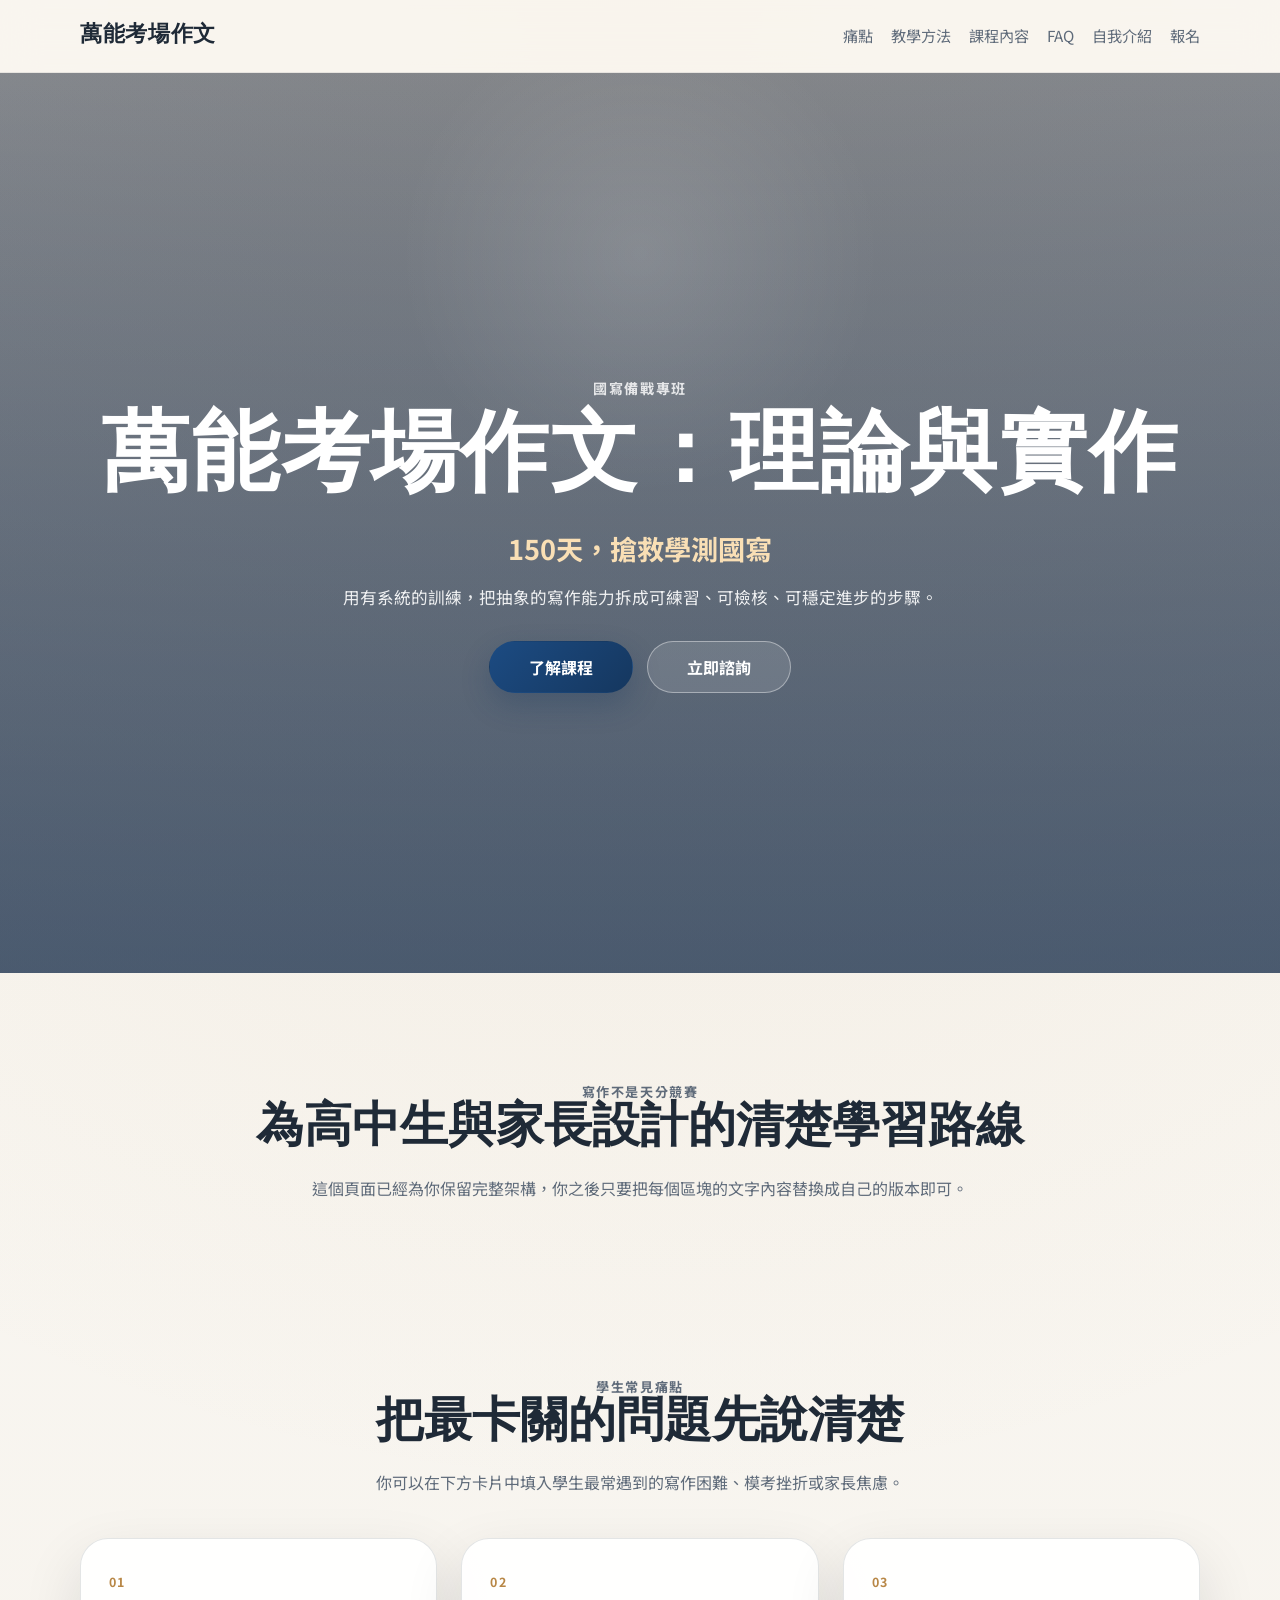
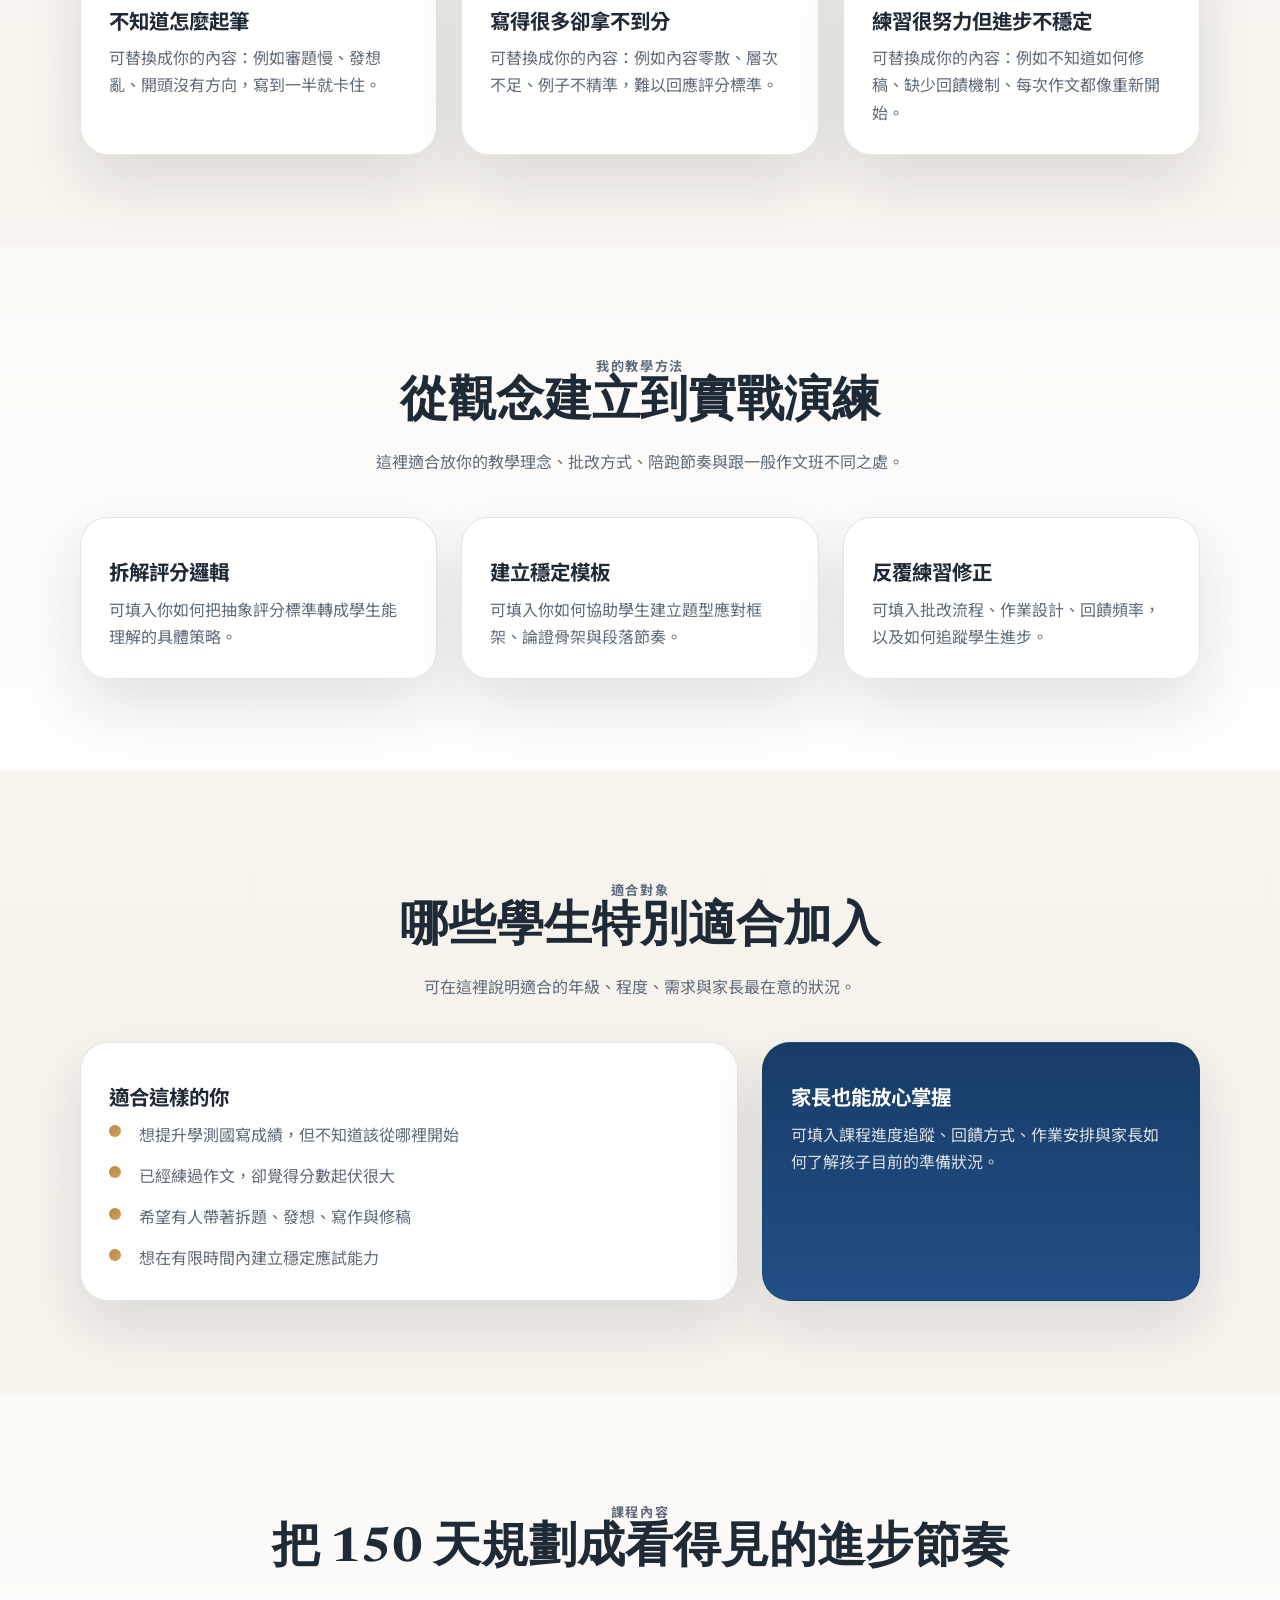
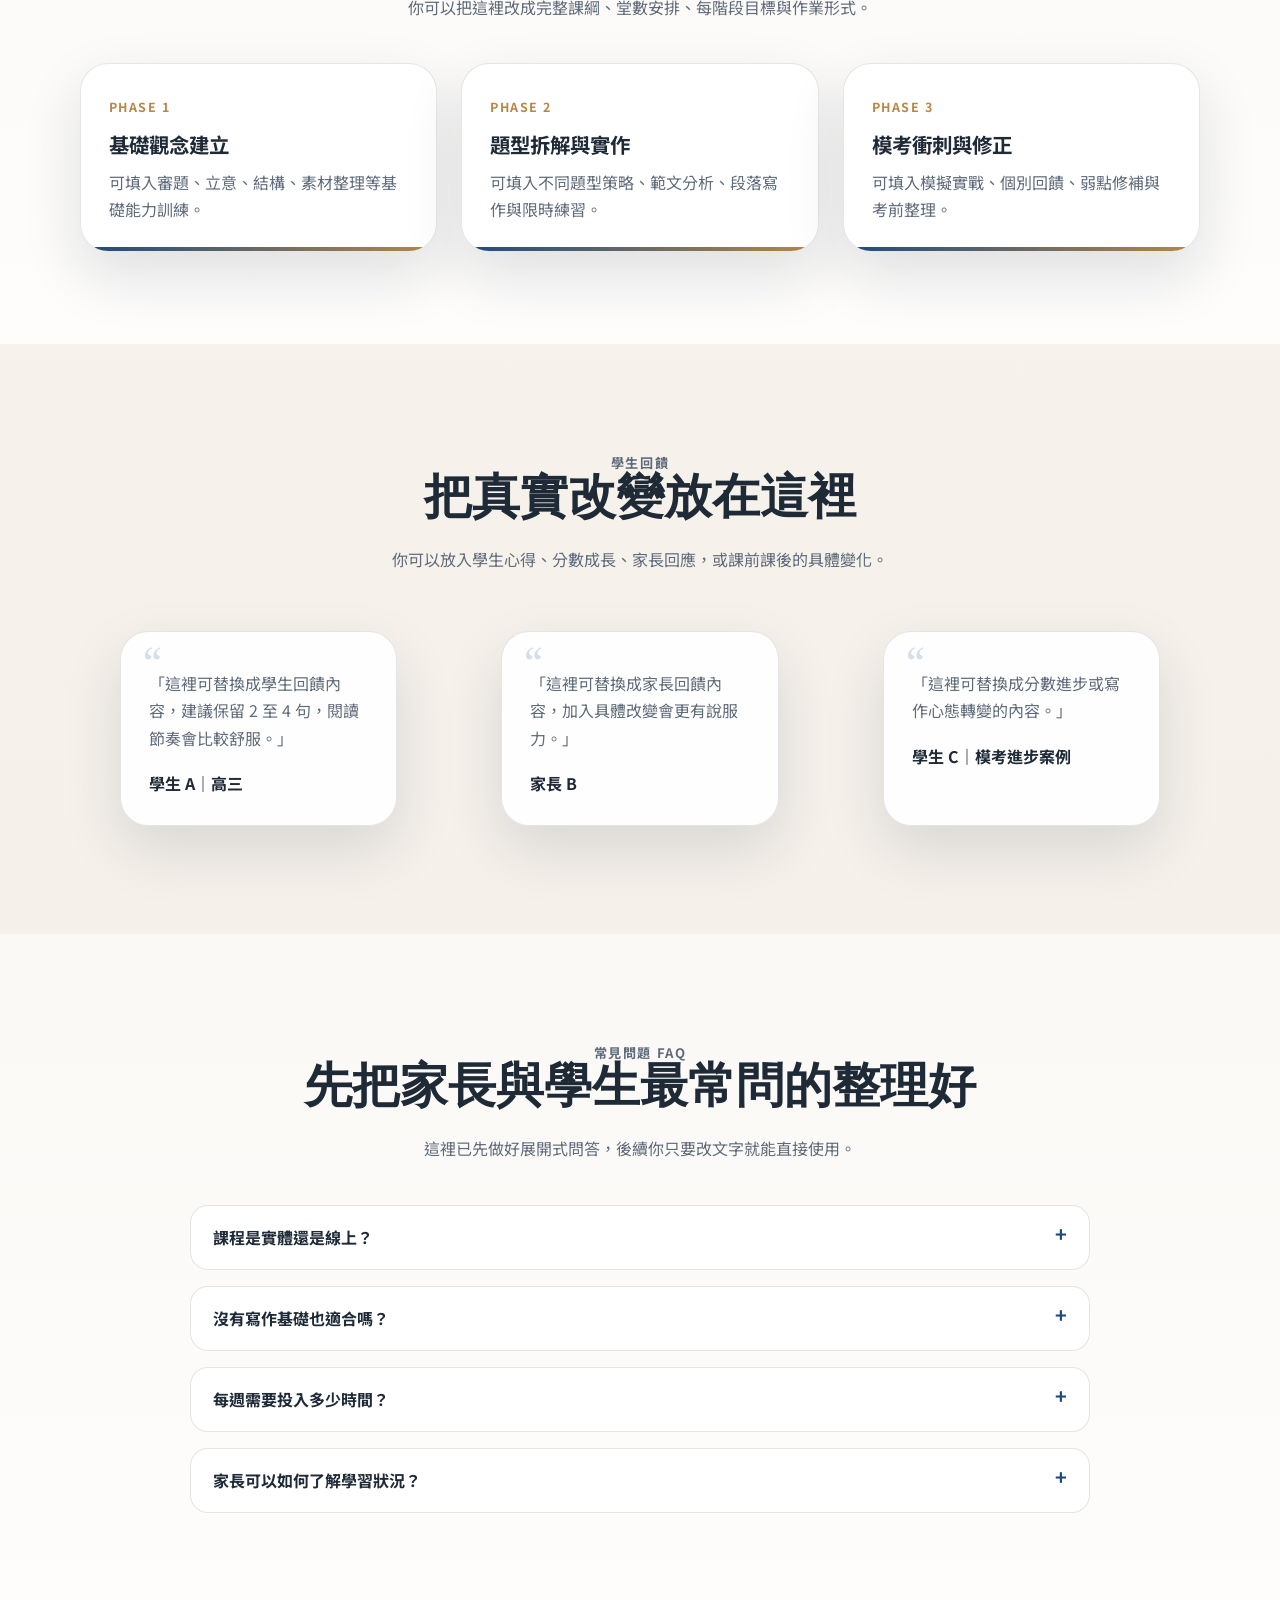
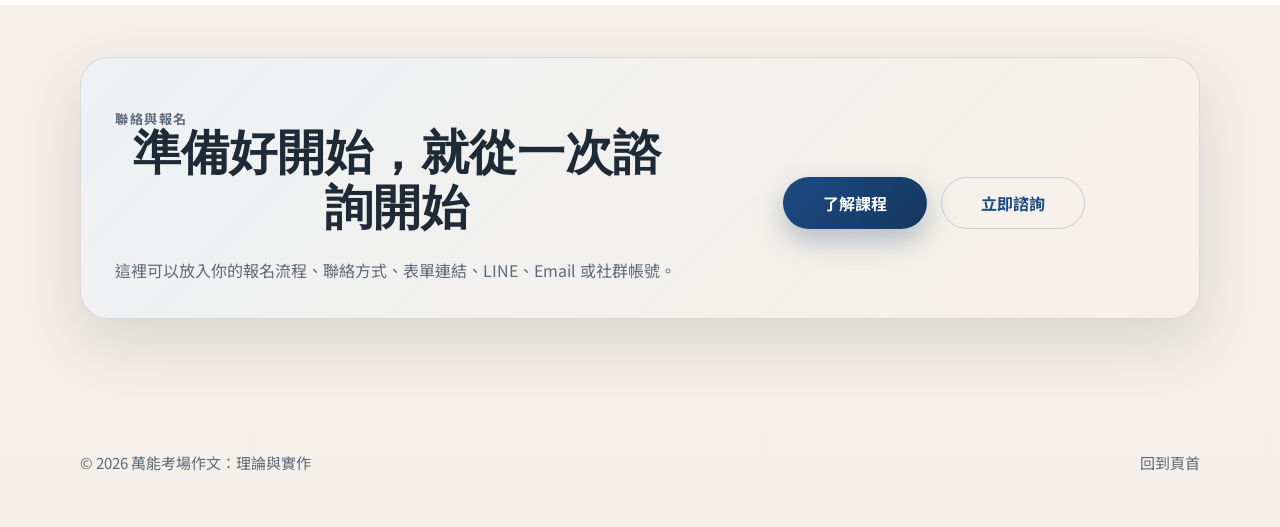
<file: index.html>
<!DOCTYPE html>
<html lang="zh-Hant">
  <head>
    <meta charset="UTF-8" />
    <meta name="viewport" content="width=device-width, initial-scale=1.0" />
    <title>萬能考場作文：理論與實作</title>
    <meta
      name="description"
      content="150天，搶救學測國寫。一頁式個人品牌與課程招生網站範本。"
    />
    <link rel="preconnect" href="https://fonts.googleapis.com" />
    <link rel="preconnect" href="https://fonts.gstatic.com" crossorigin />
    <link
      href="https://fonts.googleapis.com/css2?family=Noto+Sans+TC:wght@400;500;700;900&family=Newsreader:opsz,wght@6..72,600;6..72,700&display=swap"
      rel="stylesheet"
    />
    <link rel="stylesheet" href="style.css" />
  </head>
  <body>
    <header class="site-header">
      <div class="container nav-wrap">
        <a class="brand" href="#top">萬能考場作文</a>
        <nav class="site-nav" aria-label="主選單">
          <a href="#pain-points">痛點</a>
          <a href="#method">教學方法</a>
          <a href="#curriculum">課程內容</a>
          <a href="#faq">FAQ</a>
          <a href="me/">&#33258;&#25105;&#20171;&#32057;</a><a href="#contact">報名</a>
        </nav>
      </div>
    </header>

    <main id="top">
      <section class="hero">
        <div class="hero-overlay"></div>
        <div class="container hero-content">
          <p class="eyebrow">國寫備戰專班</p>
          <h1>萬能考場作文：理論與實作</h1>
          <p class="hero-subtitle">150天，搶救學測國寫</p>
          <p class="hero-description">
            用有系統的訓練，把抽象的寫作能力拆成可練習、可檢核、可穩定進步的步驟。
          </p>
          <div class="hero-actions">
            <a class="button button-primary" href="#curriculum">了解課程</a>
            <a class="button button-secondary" href="#contact">立即諮詢</a>
          </div>
        </div>
      </section>

      <section class="section intro">
        <div class="container section-heading">
          <p class="section-kicker">寫作不是天分競賽</p>
          <h2>為高中生與家長設計的清楚學習路線</h2>
          <p>
            這個頁面已經為你保留完整架構，你之後只要把每個區塊的文字內容替換成自己的版本即可。
          </p>
        </div>
      </section>

      <section class="section" id="pain-points">
        <div class="container">
          <div class="section-heading">
            <p class="section-kicker">學生常見痛點</p>
            <h2>把最卡關的問題先說清楚</h2>
            <p>你可以在下方卡片中填入學生最常遇到的寫作困難、模考挫折或家長焦慮。</p>
          </div>
          <div class="card-grid three-up">
            <article class="info-card">
              <span class="card-index">01</span>
              <h3>不知道怎麼起筆</h3>
              <p>可替換成你的內容：例如審題慢、發想亂、開頭沒有方向，寫到一半就卡住。</p>
            </article>
            <article class="info-card">
              <span class="card-index">02</span>
              <h3>寫得很多卻拿不到分</h3>
              <p>可替換成你的內容：例如內容零散、層次不足、例子不精準，難以回應評分標準。</p>
            </article>
            <article class="info-card">
              <span class="card-index">03</span>
              <h3>練習很努力但進步不穩定</h3>
              <p>可替換成你的內容：例如不知道如何修稿、缺少回饋機制、每次作文都像重新開始。</p>
            </article>
          </div>
        </div>
      </section>

      <section class="section section-alt" id="method">
        <div class="container">
          <div class="section-heading">
            <p class="section-kicker">我的教學方法</p>
            <h2>從觀念建立到實戰演練</h2>
            <p>這裡適合放你的教學理念、批改方式、陪跑節奏與跟一般作文班不同之處。</p>
          </div>
          <div class="feature-grid">
            <article class="feature-card">
              <h3>拆解評分邏輯</h3>
              <p>可填入你如何把抽象評分標準轉成學生能理解的具體策略。</p>
            </article>
            <article class="feature-card">
              <h3>建立穩定模板</h3>
              <p>可填入你如何協助學生建立題型應對框架、論證骨架與段落節奏。</p>
            </article>
            <article class="feature-card">
              <h3>反覆練習修正</h3>
              <p>可填入批改流程、作業設計、回饋頻率，以及如何追蹤學生進步。</p>
            </article>
          </div>
        </div>
      </section>

      <section class="section" id="audience">
        <div class="container">
          <div class="section-heading">
            <p class="section-kicker">適合對象</p>
            <h2>哪些學生特別適合加入</h2>
            <p>可在這裡說明適合的年級、程度、需求與家長最在意的狀況。</p>
          </div>
          <div class="audience-layout">
            <div class="audience-panel">
              <h3>適合這樣的你</h3>
              <ul class="check-list">
                <li>想提升學測國寫成績，但不知道該從哪裡開始</li>
                <li>已經練過作文，卻覺得分數起伏很大</li>
                <li>希望有人帶著拆題、發想、寫作與修稿</li>
                <li>想在有限時間內建立穩定應試能力</li>
              </ul>
            </div>
            <div class="audience-panel highlight-panel">
              <h3>家長也能放心掌握</h3>
              <p>
                可填入課程進度追蹤、回饋方式、作業安排與家長如何了解孩子目前的準備狀況。
              </p>
            </div>
          </div>
        </div>
      </section>

      <section class="section section-alt" id="curriculum">
        <div class="container">
          <div class="section-heading">
            <p class="section-kicker">課程內容</p>
            <h2>把 150 天規劃成看得見的進步節奏</h2>
            <p>你可以把這裡改成完整課綱、堂數安排、每階段目標與作業形式。</p>
          </div>
          <div class="timeline">
            <article class="timeline-item">
              <span class="timeline-step">Phase 1</span>
              <h3>基礎觀念建立</h3>
              <p>可填入審題、立意、結構、素材整理等基礎能力訓練。</p>
            </article>
            <article class="timeline-item">
              <span class="timeline-step">Phase 2</span>
              <h3>題型拆解與實作</h3>
              <p>可填入不同題型策略、範文分析、段落寫作與限時練習。</p>
            </article>
            <article class="timeline-item">
              <span class="timeline-step">Phase 3</span>
              <h3>模考衝刺與修正</h3>
              <p>可填入模擬實戰、個別回饋、弱點修補與考前整理。</p>
            </article>
          </div>
        </div>
      </section>

      <section class="section" id="testimonials">
        <div class="container">
          <div class="section-heading">
            <p class="section-kicker">學生回饋</p>
            <h2>把真實改變放在這裡</h2>
            <p>你可以放入學生心得、分數成長、家長回應，或課前課後的具體變化。</p>
          </div>
          <div class="card-grid three-up">
            <blockquote class="quote-card">
              <p>「這裡可替換成學生回饋內容，建議保留 2 至 4 句，閱讀節奏會比較舒服。」</p>
              <footer>學生 A｜高三</footer>
            </blockquote>
            <blockquote class="quote-card">
              <p>「這裡可替換成家長回饋內容，加入具體改變會更有說服力。」</p>
              <footer>家長 B</footer>
            </blockquote>
            <blockquote class="quote-card">
              <p>「這裡可替換成分數進步或寫作心態轉變的內容。」</p>
              <footer>學生 C｜模考進步案例</footer>
            </blockquote>
          </div>
        </div>
      </section>

      <section class="section section-alt" id="faq">
        <div class="container faq-wrap">
          <div class="section-heading">
            <p class="section-kicker">常見問題 FAQ</p>
            <h2>先把家長與學生最常問的整理好</h2>
            <p>這裡已先做好展開式問答，後續你只要改文字就能直接使用。</p>
          </div>
          <div class="faq-list">
            <details>
              <summary>課程是實體還是線上？</summary>
              <p>可替換成你的實際授課形式、上課平台、錄影回看規則與補課安排。</p>
            </details>
            <details>
              <summary>沒有寫作基礎也適合嗎？</summary>
              <p>可替換成適合程度、前測方式、班型安排與你的建議。</p>
            </details>
            <details>
              <summary>每週需要投入多少時間？</summary>
              <p>可替換成上課時數、作業量、練習頻率與建議讀書節奏。</p>
            </details>
            <details>
              <summary>家長可以如何了解學習狀況？</summary>
              <p>可替換成回饋機制、進度追蹤與聯繫方式。</p>
            </details>
          </div>
        </div>
      </section>

      <section class="section contact-section" id="contact">
        <div class="container contact-card">
          <div class="contact-copy">
            <p class="section-kicker">聯絡與報名</p>
            <h2>準備好開始，就從一次諮詢開始</h2>
            <p>
              這裡可以放入你的報名流程、聯絡方式、表單連結、LINE、Email
              或社群帳號。
            </p>
          </div>
          <div class="contact-actions">
            <a class="button button-primary" href="#curriculum">了解課程</a>
            <a class="button button-secondary" href="mailto:hello@example.com">立即諮詢</a>
          </div>
        </div>
      </section>
    </main>

    <footer class="site-footer">
      <div class="container footer-wrap">
        <p>© 2026 萬能考場作文：理論與實作</p>
        <a href="#top">回到頁首</a>
      </div>
    </footer>

    <script>
      document.querySelectorAll('a[href^="#"]').forEach((link) => {
        link.addEventListener("click", (event) => {
          const targetId = link.getAttribute("href");
          if (!targetId || targetId === "#") return;

          const target = document.querySelector(targetId);
          if (!target) return;

          event.preventDefault();
          target.scrollIntoView({ behavior: "smooth", block: "start" });
        });
      });
    </script>
  </body>
</html>
</file>
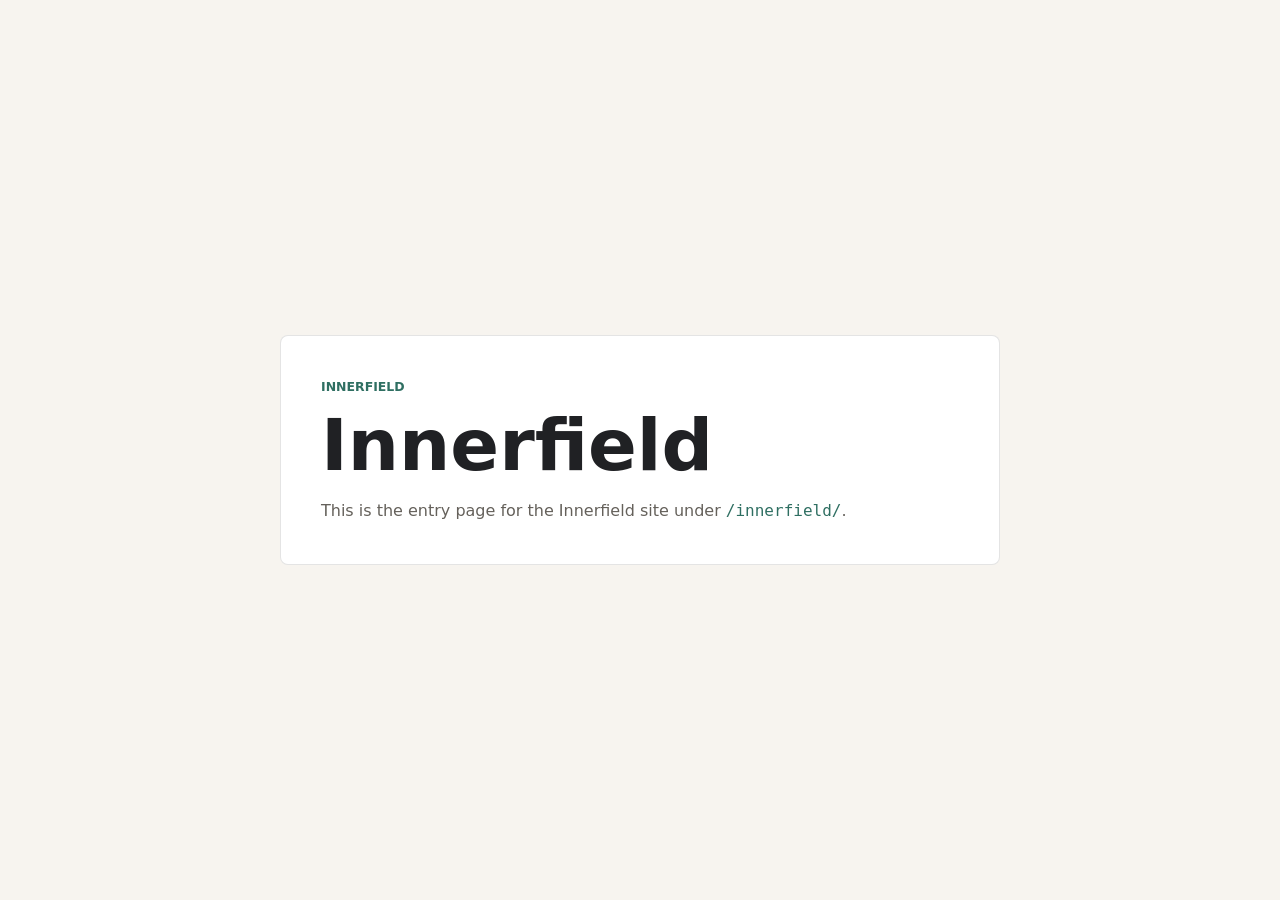
<file: innerfield/index.html>
<!doctype html>
<html lang="zh-Hant">
  <head>
    <meta charset="utf-8">
    <meta name="viewport" content="width=device-width, initial-scale=1">
    <title>Innerfield</title>
    <link rel="stylesheet" href="./assets/css/style.css">
  </head>
  <body>
    <main class="site-shell">
      <section class="intro">
        <p class="eyebrow">Innerfield</p>
        <h1>Innerfield</h1>
        <p>
          This is the entry page for the Innerfield site under
          <code>/innerfield/</code>.
        </p>
      </section>
    </main>
    <script src="./assets/js/main.js"></script>
  </body>
</html>
</file>
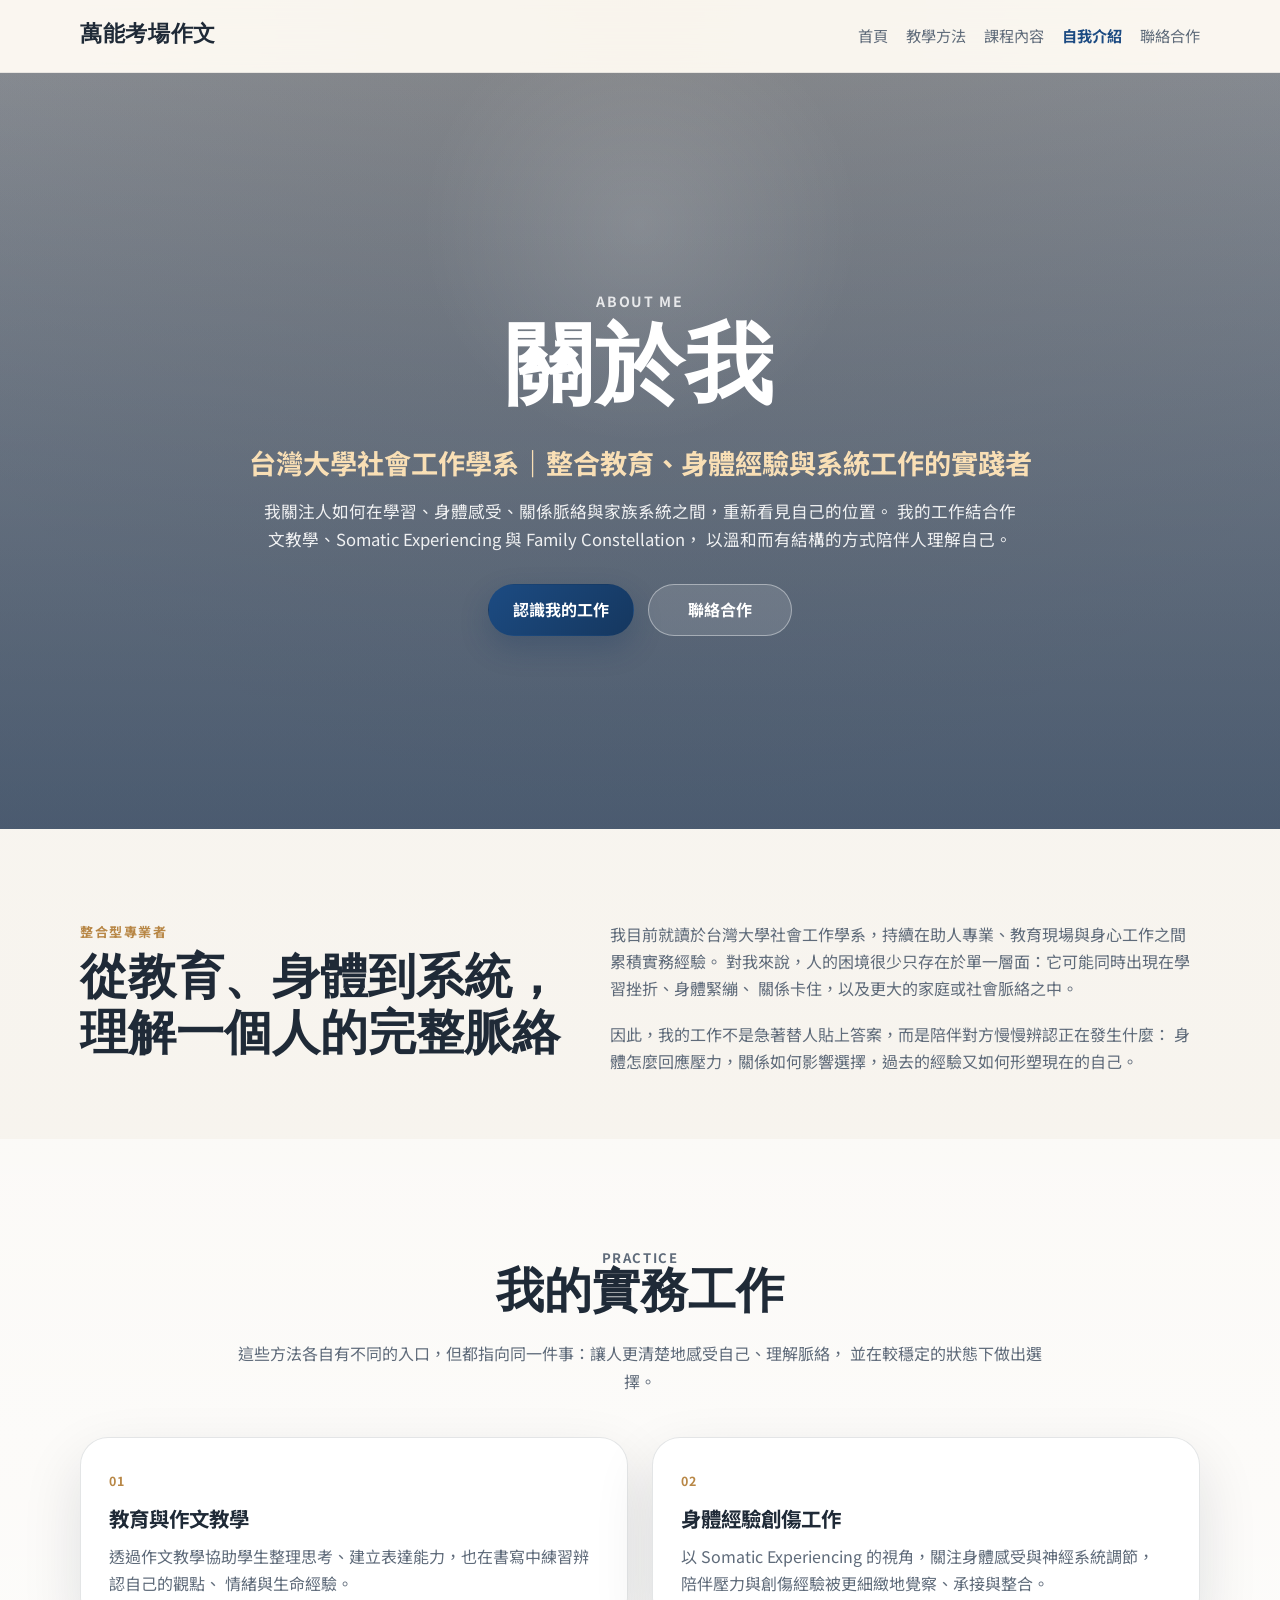
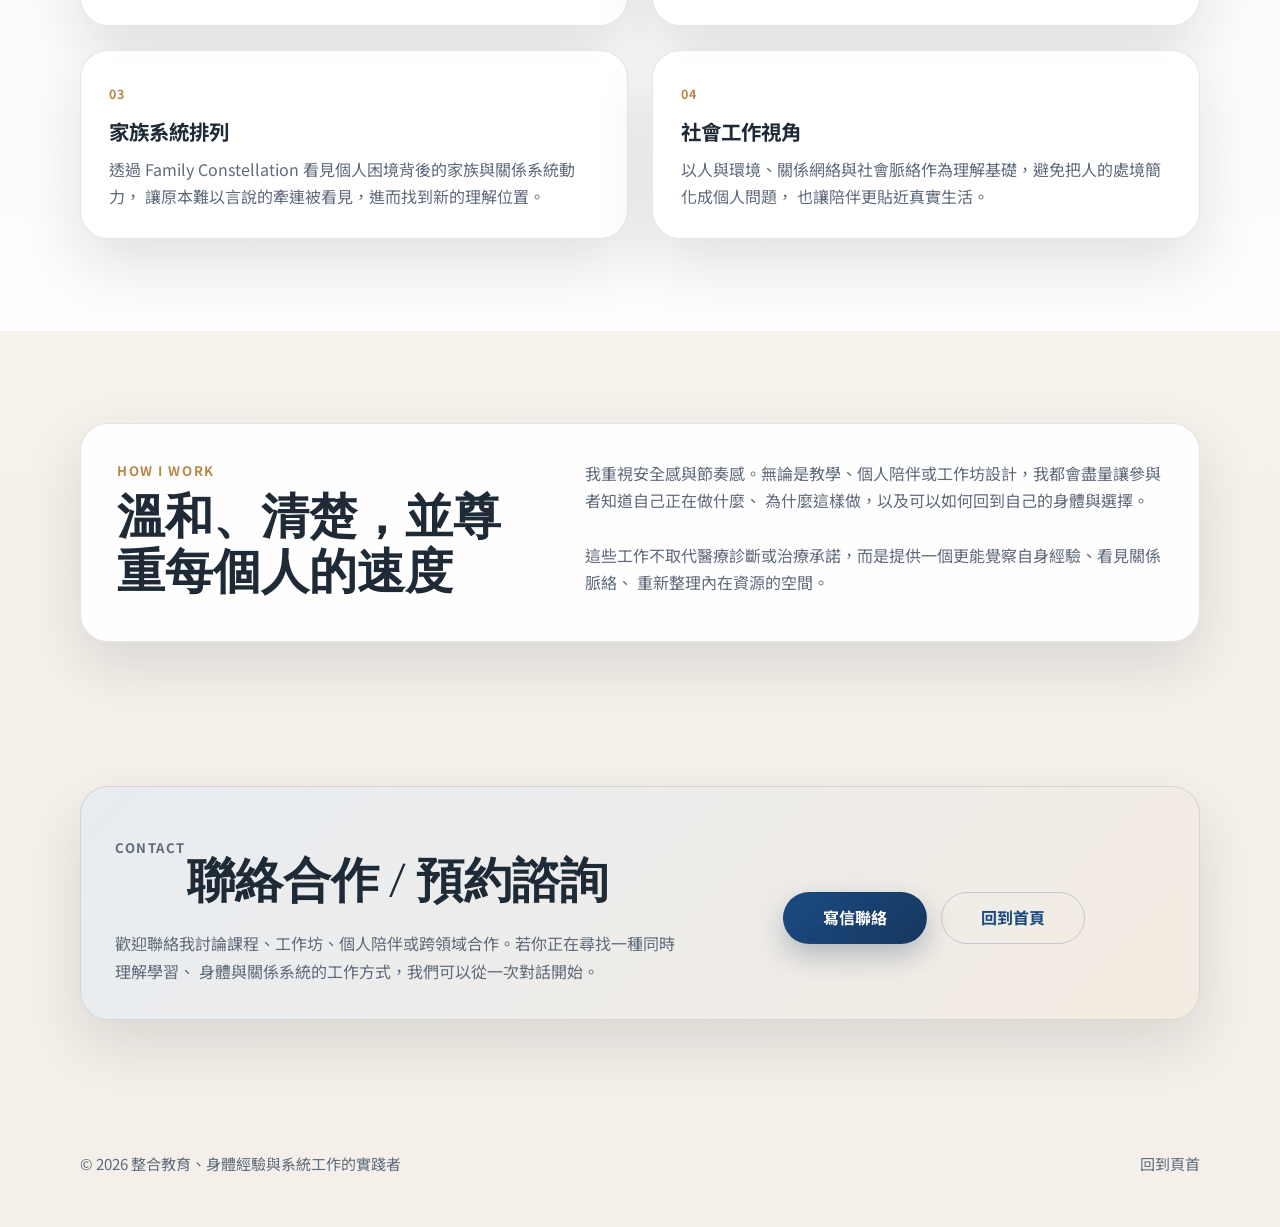
<file: me/index.html>
<!DOCTYPE html>
<html lang="zh-Hant">
  <head>
    <meta charset="UTF-8" />
    <meta name="viewport" content="width=device-width, initial-scale=1.0" />
    <title>自我介紹｜整合教育、身體經驗與系統工作的實踐者</title>
    <meta
      name="description"
      content="目前就讀於台灣大學社會工作學系，結合教育、作文教學、身體經驗創傷工作與家族系統排列的整合型專業者。"
    />
    <link rel="preconnect" href="https://fonts.googleapis.com" />
    <link rel="preconnect" href="https://fonts.gstatic.com" crossorigin />
    <link
      href="https://fonts.googleapis.com/css2?family=Noto+Sans+TC:wght@400;500;700;900&family=Newsreader:opsz,wght@6..72,600;6..72,700&display=swap"
      rel="stylesheet"
    />
    <link rel="stylesheet" href="../style.css" />
    <style>
      .site-nav a.is-current {
        color: var(--brand);
        font-weight: 700;
      }

      .about-hero {
        min-height: 84vh;
      }

      .about-hero-content {
        max-width: 920px;
      }

      .about-intro {
        padding-bottom: 64px;
      }

      .about-grid,
      .practice-grid,
      .method-panel {
        display: grid;
        gap: 24px;
      }

      .about-grid {
        grid-template-columns: 0.9fr 1.1fr;
        gap: 48px;
        align-items: start;
      }

      .about-lead h2,
      .method-panel h2 {
        margin: 0;
        font-family: "Newsreader", serif;
        font-size: clamp(2rem, 5vw, 3rem);
        line-height: 1.15;
      }

      .about-copy,
      .method-list {
        display: grid;
        gap: 18px;
      }

      .about-copy p,
      .method-list p {
        margin: 0;
        color: var(--muted);
      }

      .practice-grid {
        grid-template-columns: repeat(2, minmax(0, 1fr));
      }

      .practice-card,
      .method-panel {
        border: 1px solid var(--line);
        border-radius: var(--radius-lg);
        background: rgba(255, 255, 255, 0.92);
        box-shadow: var(--shadow);
      }

      .practice-card {
        padding: 28px;
      }

      .practice-card h3 {
        margin: 12px 0 10px;
        font-size: 1.28rem;
        line-height: 1.35;
      }

      .practice-card p {
        margin: 0;
        color: var(--muted);
      }

      .method-panel {
        grid-template-columns: 0.85fr 1.15fr;
        gap: 40px;
        padding: 36px;
      }

      .about-contact-card {
        background:
          linear-gradient(135deg, rgba(28, 75, 130, 0.1), rgba(184, 135, 70, 0.16)),
          rgba(255, 255, 255, 0.96);
      }

      @media (max-width: 960px) {
        .about-grid,
        .practice-grid,
        .method-panel {
          grid-template-columns: 1fr;
        }
      }
    </style>
  </head>
  <body>
    <header class="site-header">
      <div class="container nav-wrap">
        <a class="brand" href="../">萬能考場作文</a>
        <nav class="site-nav" aria-label="主選單">
          <a href="../">首頁</a>
          <a href="../#method">教學方法</a>
          <a href="../#curriculum">課程內容</a>
          <a class="is-current" href="./">自我介紹</a>
          <a href="#contact">聯絡合作</a>
        </nav>
      </div>
    </header>

    <main id="top">
      <section class="hero about-hero">
        <div class="hero-overlay"></div>
        <div class="container hero-content about-hero-content">
          <p class="eyebrow">About Me</p>
          <h1>關於我</h1>
          <p class="hero-subtitle">
            台灣大學社會工作學系｜整合教育、身體經驗與系統工作的實踐者
          </p>
          <p class="hero-description">
            我關注人如何在學習、身體感受、關係脈絡與家族系統之間，重新看見自己的位置。
            我的工作結合作文教學、Somatic Experiencing 與 Family Constellation，
            以溫和而有結構的方式陪伴人理解自己。
          </p>
          <div class="hero-actions">
            <a class="button button-primary" href="#practice">認識我的工作</a>
            <a class="button button-secondary" href="#contact">聯絡合作</a>
          </div>
        </div>
      </section>

      <section class="section about-intro">
        <div class="container about-grid">
          <div class="about-lead">
            <p class="section-kicker">整合型專業者</p>
            <h2>從教育、身體到系統，理解一個人的完整脈絡</h2>
          </div>
          <div class="about-copy">
            <p>
              我目前就讀於台灣大學社會工作學系，持續在助人專業、教育現場與身心工作之間累積實務經驗。
              對我來說，人的困境很少只存在於單一層面：它可能同時出現在學習挫折、身體緊繃、
              關係卡住，以及更大的家庭或社會脈絡之中。
            </p>
            <p>
              因此，我的工作不是急著替人貼上答案，而是陪伴對方慢慢辨認正在發生什麼：
              身體怎麼回應壓力，關係如何影響選擇，過去的經驗又如何形塑現在的自己。
            </p>
          </div>
        </div>
      </section>

      <section class="section section-alt" id="practice">
        <div class="container">
          <div class="section-heading">
            <p class="section-kicker">Practice</p>
            <h2>我的實務工作</h2>
            <p>
              這些方法各自有不同的入口，但都指向同一件事：讓人更清楚地感受自己、理解脈絡，
              並在較穩定的狀態下做出選擇。
            </p>
          </div>
          <div class="practice-grid">
            <article class="practice-card">
              <span class="card-index">01</span>
              <h3>教育與作文教學</h3>
              <p>
                透過作文教學協助學生整理思考、建立表達能力，也在書寫中練習辨認自己的觀點、
                情緒與生命經驗。
              </p>
            </article>
            <article class="practice-card">
              <span class="card-index">02</span>
              <h3>身體經驗創傷工作</h3>
              <p>
                以 Somatic Experiencing 的視角，關注身體感受與神經系統調節，
                陪伴壓力與創傷經驗被更細緻地覺察、承接與整合。
              </p>
            </article>
            <article class="practice-card">
              <span class="card-index">03</span>
              <h3>家族系統排列</h3>
              <p>
                透過 Family Constellation 看見個人困境背後的家族與關係系統動力，
                讓原本難以言說的牽連被看見，進而找到新的理解位置。
              </p>
            </article>
            <article class="practice-card">
              <span class="card-index">04</span>
              <h3>社會工作視角</h3>
              <p>
                以人與環境、關係網絡與社會脈絡作為理解基礎，避免把人的處境簡化成個人問題，
                也讓陪伴更貼近真實生活。
              </p>
            </article>
          </div>
        </div>
      </section>

      <section class="section">
        <div class="container method-panel">
          <div>
            <p class="section-kicker">How I Work</p>
            <h2>溫和、清楚，並尊重每個人的速度</h2>
          </div>
          <div class="method-list">
            <p>
              我重視安全感與節奏感。無論是教學、個人陪伴或工作坊設計，我都會盡量讓參與者知道自己正在做什麼、
              為什麼這樣做，以及可以如何回到自己的身體與選擇。
            </p>
            <p>
              這些工作不取代醫療診斷或治療承諾，而是提供一個更能覺察自身經驗、看見關係脈絡、
              重新整理內在資源的空間。
            </p>
          </div>
        </div>
      </section>

      <section class="section contact-section" id="contact">
        <div class="container contact-card about-contact-card">
          <div class="contact-copy">
            <p class="section-kicker">Contact</p>
            <h2>聯絡合作 / 預約諮詢</h2>
            <p>
              歡迎聯絡我討論課程、工作坊、個人陪伴或跨領域合作。若你正在尋找一種同時理解學習、
              身體與關係系統的工作方式，我們可以從一次對話開始。
            </p>
          </div>
          <div class="contact-actions">
            <a class="button button-primary" href="mailto:hello@example.com">寫信聯絡</a>
            <a class="button button-secondary" href="../">回到首頁</a>
          </div>
        </div>
      </section>
    </main>

    <footer class="site-footer">
      <div class="container footer-wrap">
        <p>© 2026 整合教育、身體經驗與系統工作的實踐者</p>
        <a href="#top">回到頁首</a>
      </div>
    </footer>

    <script>
      document.querySelectorAll('a[href^="#"]').forEach((link) => {
        link.addEventListener("click", (event) => {
          const targetId = link.getAttribute("href");
          if (!targetId || targetId === "#") return;

          const target = document.querySelector(targetId);
          if (!target) return;

          event.preventDefault();
          target.scrollIntoView({ behavior: "smooth", block: "start" });
        });
      });
    </script>
  </body>
</html>
</file>
<file: style.css>
:root {
  --bg: #f5f1ea;
  --surface: #fffdfa;
  --surface-strong: #f2ede4;
  --text: #1f2a37;
  --muted: #5f6b7a;
  --line: rgba(31, 42, 55, 0.12);
  --brand: #1c4b82;
  --brand-deep: #15375f;
  --accent: #b88746;
  --shadow: 0 24px 60px rgba(16, 24, 40, 0.12);
  --radius-lg: 28px;
  --radius-md: 18px;
  --radius-sm: 12px;
  --container: min(1120px, calc(100% - 32px));
}

* {
  box-sizing: border-box;
}

html {
  scroll-behavior: smooth;
}

body {
  margin: 0;
  font-family: "Noto Sans TC", sans-serif;
  color: var(--text);
  background:
    radial-gradient(circle at top, rgba(184, 135, 70, 0.12), transparent 28%),
    linear-gradient(180deg, #f9f7f2 0%, #f4efe8 100%);
  line-height: 1.7;
}

img {
  max-width: 100%;
  display: block;
}

a {
  color: inherit;
  text-decoration: none;
}

.container {
  width: var(--container);
  margin: 0 auto;
}

.site-header {
  position: sticky;
  top: 0;
  z-index: 20;
  backdrop-filter: blur(18px);
  background: rgba(250, 247, 241, 0.82);
  border-bottom: 1px solid rgba(31, 42, 55, 0.08);
}

.nav-wrap {
  display: flex;
  align-items: center;
  justify-content: space-between;
  gap: 24px;
  min-height: 72px;
}

.brand {
  font-family: "Newsreader", serif;
  font-size: 1.4rem;
  font-weight: 700;
  letter-spacing: 0.03em;
}

.site-nav {
  display: flex;
  flex-wrap: wrap;
  justify-content: center;
  gap: 18px;
  color: var(--muted);
  font-size: 0.95rem;
}

.site-nav a {
  transition: color 180ms ease;
}

.site-nav a:hover,
.site-nav a:focus-visible,
.site-footer a:hover,
.site-footer a:focus-visible {
  color: var(--brand);
}

.hero {
  position: relative;
  min-height: 100vh;
  display: grid;
  place-items: center;
  overflow: hidden;
  background:
    linear-gradient(rgba(16, 24, 40, 0.45), rgba(16, 24, 40, 0.58)),
    url("images/ntulib(night).heic") center center / cover no-repeat;
}

.hero-overlay {
  position: absolute;
  inset: 0;
  background:
    radial-gradient(circle at 50% 20%, rgba(255, 255, 255, 0.12), transparent 25%),
    linear-gradient(180deg, rgba(21, 55, 95, 0.08), rgba(21, 55, 95, 0.42));
}

.hero-content {
  position: relative;
  z-index: 1;
  text-align: center;
  color: #ffffff;
  padding: 120px 0 96px;
}

.eyebrow,
.section-kicker,
.timeline-step,
.card-index {
  letter-spacing: 0.12em;
  text-transform: uppercase;
}

.eyebrow {
  margin: 0 0 14px;
  font-size: 0.88rem;
  font-weight: 700;
  color: rgba(255, 255, 255, 0.82);
}

.hero h1,
.section-heading h2,
.contact-copy h2 {
  text-align: center;
}

.hero h1 {
  margin: 0;
  font-family: "Newsreader", serif;
  font-size: clamp(2.7rem, 8vw, 5.5rem);
  line-height: 1.05;
  letter-spacing: 0.02em;
}

.hero-subtitle {
  margin: 18px 0 12px;
  font-size: clamp(1.15rem, 2.6vw, 1.7rem);
  font-weight: 700;
  color: #f9dfb5;
}

.hero-description {
  max-width: 760px;
  margin: 0 auto;
  font-size: 1.04rem;
  color: rgba(255, 255, 255, 0.9);
}

.hero-actions,
.contact-actions {
  display: flex;
  flex-wrap: wrap;
  justify-content: center;
  gap: 14px;
  margin-top: 30px;
}

.button {
  display: inline-flex;
  align-items: center;
  justify-content: center;
  min-width: 144px;
  min-height: 52px;
  padding: 0 24px;
  border-radius: 999px;
  border: 1px solid transparent;
  font-weight: 700;
  transition:
    transform 180ms ease,
    background-color 180ms ease,
    border-color 180ms ease,
    color 180ms ease;
}

.button:hover,
.button:focus-visible {
  transform: translateY(-1px);
}

.button-primary {
  background: linear-gradient(135deg, var(--brand) 0%, var(--brand-deep) 100%);
  color: #ffffff;
  box-shadow: 0 12px 28px rgba(21, 55, 95, 0.28);
}

.button-secondary {
  background: rgba(255, 255, 255, 0.12);
  border-color: rgba(255, 255, 255, 0.4);
  color: #ffffff;
}

.contact-actions .button-secondary {
  background: transparent;
  border-color: rgba(28, 75, 130, 0.22);
  color: var(--brand);
}

.section {
  padding: 92px 0;
}

.section-alt {
  background: linear-gradient(180deg, rgba(255, 255, 255, 0.55), rgba(255, 255, 255, 0.85));
}

.section-heading {
  max-width: 820px;
  margin: 0 auto 42px;
  text-align: center;
}

.section-kicker {
  margin: 0 0 12px;
  color: var(--accent);
  font-size: 0.82rem;
  font-weight: 700;
}

.section-heading h2,
.contact-copy h2 {
  margin: 0;
  font-family: "Newsreader", serif;
  font-size: clamp(2rem, 5vw, 3rem);
  line-height: 1.15;
}

.section-heading p,
.contact-copy p {
  margin: 16px 0 0;
  color: var(--muted);
}

.intro {
  padding-bottom: 24px;
}

.card-grid,
.feature-grid,
.timeline,
.audience-layout,
.contact-card {
  display: grid;
  gap: 24px;
}

.three-up,
.feature-grid {
  grid-template-columns: repeat(3, minmax(0, 1fr));
}

.info-card,
.feature-card,
.audience-panel,
.timeline-item,
.quote-card,
.contact-card {
  border: 1px solid var(--line);
  border-radius: var(--radius-lg);
  background: rgba(255, 255, 255, 0.92);
  box-shadow: var(--shadow);
}

.info-card,
.feature-card,
.audience-panel,
.timeline-item,
.quote-card {
  padding: 28px;
}

.card-index,
.timeline-step {
  display: inline-block;
  color: var(--accent);
  font-size: 0.78rem;
  font-weight: 700;
}

.info-card h3,
.feature-card h3,
.audience-panel h3,
.timeline-item h3 {
  margin: 12px 0 10px;
  font-size: 1.28rem;
  line-height: 1.35;
}

.info-card p,
.feature-card p,
.audience-panel p,
.timeline-item p,
.quote-card p,
.faq-list p {
  margin: 0;
  color: var(--muted);
}

.audience-layout {
  grid-template-columns: 1.2fr 0.8fr;
  align-items: stretch;
}

.highlight-panel {
  background: linear-gradient(180deg, #183c67 0%, #214f86 100%);
  color: #ffffff;
}

.highlight-panel p {
  color: rgba(255, 255, 255, 0.84);
}

.check-list {
  margin: 0;
  padding: 0;
  list-style: none;
}

.check-list li {
  position: relative;
  padding-left: 30px;
  margin-bottom: 14px;
  color: var(--muted);
}

.check-list li:last-child {
  margin-bottom: 0;
}

.check-list li::before {
  content: "";
  position: absolute;
  left: 0;
  top: 0.65em;
  width: 12px;
  height: 12px;
  border-radius: 50%;
  background: linear-gradient(135deg, var(--accent), #d1a15d);
  transform: translateY(-50%);
}

.timeline {
  grid-template-columns: repeat(3, minmax(0, 1fr));
}

.timeline-item {
  position: relative;
  overflow: hidden;
}

.timeline-item::after {
  content: "";
  position: absolute;
  inset: auto auto 0 0;
  width: 100%;
  height: 4px;
  background: linear-gradient(90deg, var(--brand), var(--accent));
}

.quote-card {
  position: relative;
  padding-top: 38px;
}

.quote-card::before {
  content: "“";
  position: absolute;
  top: 14px;
  left: 22px;
  font-family: "Newsreader", serif;
  font-size: 3rem;
  line-height: 1;
  color: rgba(28, 75, 130, 0.18);
}

.quote-card footer {
  margin-top: 18px;
  color: var(--text);
  font-weight: 700;
}

.faq-wrap {
  max-width: 900px;
}

.faq-list {
  display: grid;
  gap: 16px;
}

.faq-list details {
  border: 1px solid var(--line);
  border-radius: var(--radius-md);
  background: rgba(255, 255, 255, 0.94);
  padding: 18px 22px;
}

.faq-list summary {
  cursor: pointer;
  font-weight: 700;
  list-style: none;
}

.faq-list summary::-webkit-details-marker {
  display: none;
}

.faq-list summary::after {
  content: "+";
  float: right;
  color: var(--brand);
  font-size: 1.25rem;
  line-height: 1;
}

.faq-list details[open] summary::after {
  content: "−";
}

.faq-list details p {
  padding-top: 12px;
}

.contact-section {
  padding-top: 52px;
}

.contact-card {
  grid-template-columns: 1.1fr 0.9fr;
  align-items: center;
  padding: 34px;
  background:
    linear-gradient(135deg, rgba(28, 75, 130, 0.08), rgba(184, 135, 70, 0.12)),
    rgba(255, 255, 255, 0.94);
}

.site-footer {
  padding: 24px 0 36px;
}

.footer-wrap {
  display: flex;
  align-items: center;
  justify-content: space-between;
  gap: 16px;
  color: var(--muted);
  font-size: 0.94rem;
}

@media (max-width: 960px) {
  .three-up,
  .feature-grid,
  .timeline,
  .audience-layout,
  .contact-card {
    grid-template-columns: 1fr;
  }

  .nav-wrap,
  .footer-wrap {
    flex-direction: column;
    justify-content: center;
    text-align: center;
    padding: 14px 0;
  }

  .site-nav {
    gap: 14px;
  }

  .hero-content {
    padding-top: 148px;
  }
}

@media (max-width: 640px) {
  .section {
    padding: 72px 0;
  }

  .hero {
    min-height: 92vh;
    background-position: center center;
  }

  .hero-description {
    font-size: 0.98rem;
  }

  .button {
    width: 100%;
  }

  .hero-actions,
  .contact-actions {
    flex-direction: column;
  }

  .info-card,
  .feature-card,
  .audience-panel,
  .timeline-item,
  .quote-card,
  .contact-card,
  .faq-list details {
    padding-left: 20px;
    padding-right: 20px;
  }
}
</file>
<file: innerfield/assets/css/style.css>
:root {
  color-scheme: light;
  --bg: #f7f4ef;
  --ink: #202124;
  --muted: #65615b;
  --accent: #2f6f62;
  --panel: #ffffff;
}

* {
  box-sizing: border-box;
}

body {
  margin: 0;
  min-height: 100vh;
  background: var(--bg);
  color: var(--ink);
  font-family: system-ui, -apple-system, BlinkMacSystemFont, "Segoe UI", sans-serif;
}

.site-shell {
  display: grid;
  min-height: 100vh;
  place-items: center;
  padding: 32px;
}

.intro {
  width: min(100%, 720px);
  padding: 40px;
  border: 1px solid rgba(32, 33, 36, 0.12);
  border-radius: 8px;
  background: var(--panel);
}

.eyebrow {
  margin: 0 0 12px;
  color: var(--accent);
  font-size: 0.78rem;
  font-weight: 700;
  letter-spacing: 0;
  text-transform: uppercase;
}

h1 {
  margin: 0 0 16px;
  font-size: clamp(2rem, 8vw, 4.5rem);
  line-height: 1;
}

p {
  margin: 0;
  color: var(--muted);
  font-size: 1rem;
  line-height: 1.7;
}

code {
  color: var(--accent);
  font-family: ui-monospace, SFMono-Regular, Menlo, Consolas, monospace;
}
</file>
